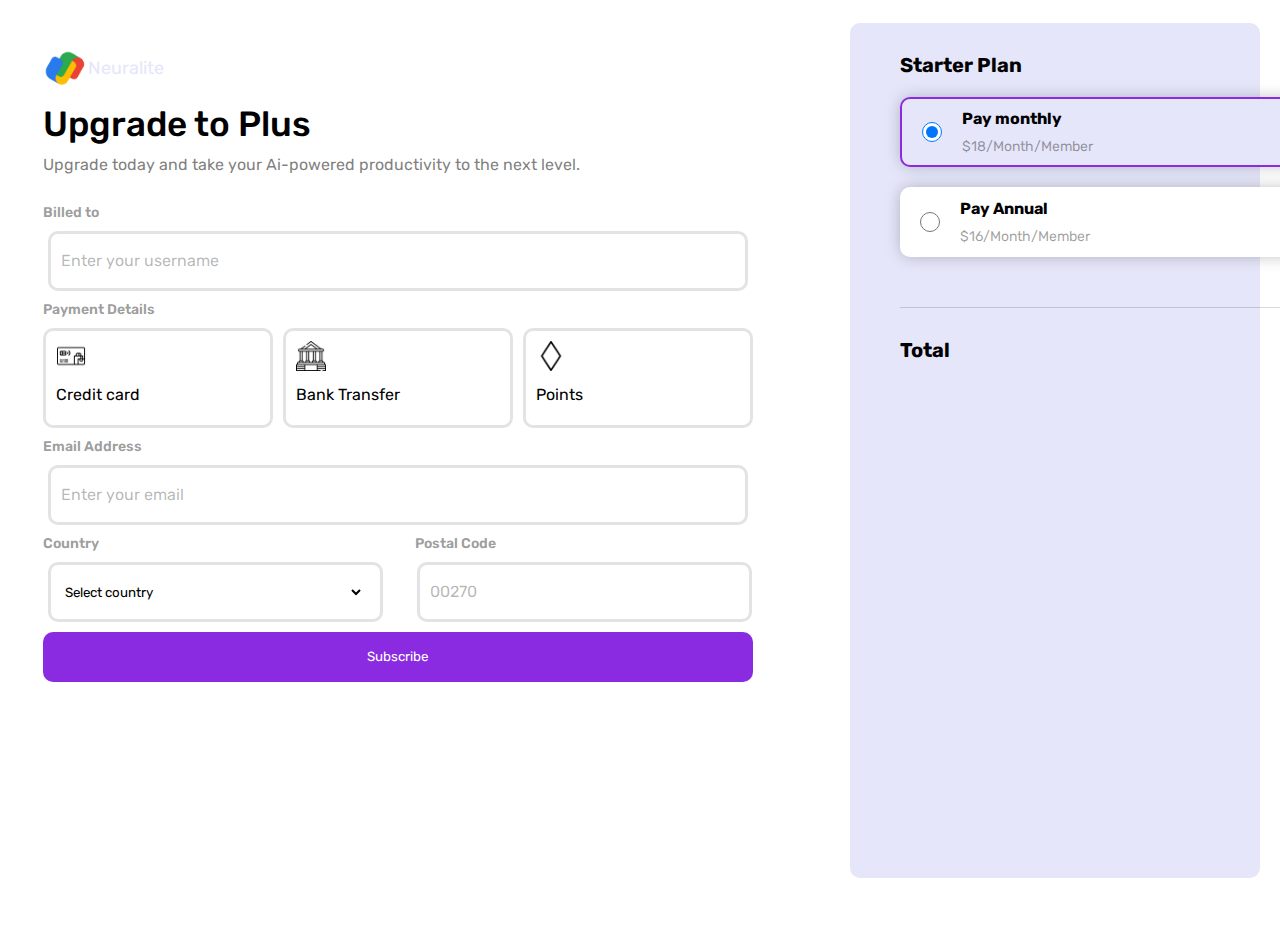
<file: index.html>
<!doctype html>
<html lang="en">
<head>
    <meta charset="UTF-8">
    <meta name="viewport"
          content="width=device-width, user-scalable=no, initial-scale=1.0, maximum-scale=1.0, minimum-scale=1.0">
    <meta http-equiv="X-UA-Compatible" content="ie=edge">
    <link rel="stylesheet" href="Css/style.css">
    <link rel="stylesheet" href="Css/rest.css">
    <link rel="preconnect" href="https://fonts.googleapis.com">
    <link rel="preconnect" href="https://fonts.gstatic.com" crossorigin>
    <link href="https://fonts.googleapis.com/css2?family=Rubik:ital,wght@0,300..900;1,300..900&display=swap" rel="stylesheet">
    <link rel="stylesheet" href="Db/Db.html">
    <title>Document</title>
</head>
<body>

<div class="sections">


<section id="left">
    <div class="w-700">

        <div class="logo">
            <img src="Img/Google.png" alt="">
            <h2>Neuralite</h2>
        </div>

        <div class="text">
            <h1>Upgrade to Plus</h1>
            <p>Upgrade today and take your Ai-powered productivity to the next level.</p>
        </div>

        <form id="f1">
            <h4>Billed to</h4>
            <input type="text" name="userName" placeholder="Enter your username" required>

            <h4>Payment Details</h4>
            <div class="buttons" id="buttons">
                <div id="change1">
                    <img src="Img/credit-card.png" alt="">
                    <p>Credit card</p>
                </div>
                <div id="change2">
                    <img src="Img/bank.png" alt="">
                    <p>Bank Transfer</p>
                </div>
                <div id="change3">
                    <img src="Img/rhombus.png" alt="">
                   <p>Points</p>
                </div>
            </div>

            <h4>Email Address</h4>
            <input type="email" name="userEmail" placeholder="Enter your email" required>

            <div class="spacing">
                <h4>Country</h4>
                <h4>Postal Code</h4>
            </div>
            <div class="inputs">

            <label>
                <select name="country">
                    <option value="">Select country</option>
                    <option value="Ukraine">Ukraine</option>
                    <option value="Brazil">Brazil</option>
                    <option value="German">German</option>
                    <option value="Finland">Finland</option>
                    <option value="OAE">OAE</option>
                </select>
            </label>

            <input id="code" type="number" name="postalCode" placeholder="00270" required>

            </div>

            <button class="submit_btn">Subscribe</button>
        </form>



    </div>
</section>
<section id="right">
    <div class="w-550">

        <h2>Starter Plan</h2>

        <div class="plans">

        <div id="plan1" class="plan">
            <input type="radio" name="0" id="checked1">
            <div class="text_right">
            <h3>Pay monthly</h3>
            <p>$18/Month/Member</p>
            </div>
        </div>

        <div id="plan2" class="plan">
            <input type="radio" name="0" id="checked2">
            <div class="text_right">
            <h3>Pay Annual</h3>
            <p>$16/Month/Member</p>
            </div>
        </div>

        </div>
        <div class="line"></div>

        <div class="prise">
        <h2>Total</h2>
        <h2 id="prise"></h2>
        </div>
    </div>
</section>

</div>


<script src="Js/main.js"></script>
</body>
</html>
</file>
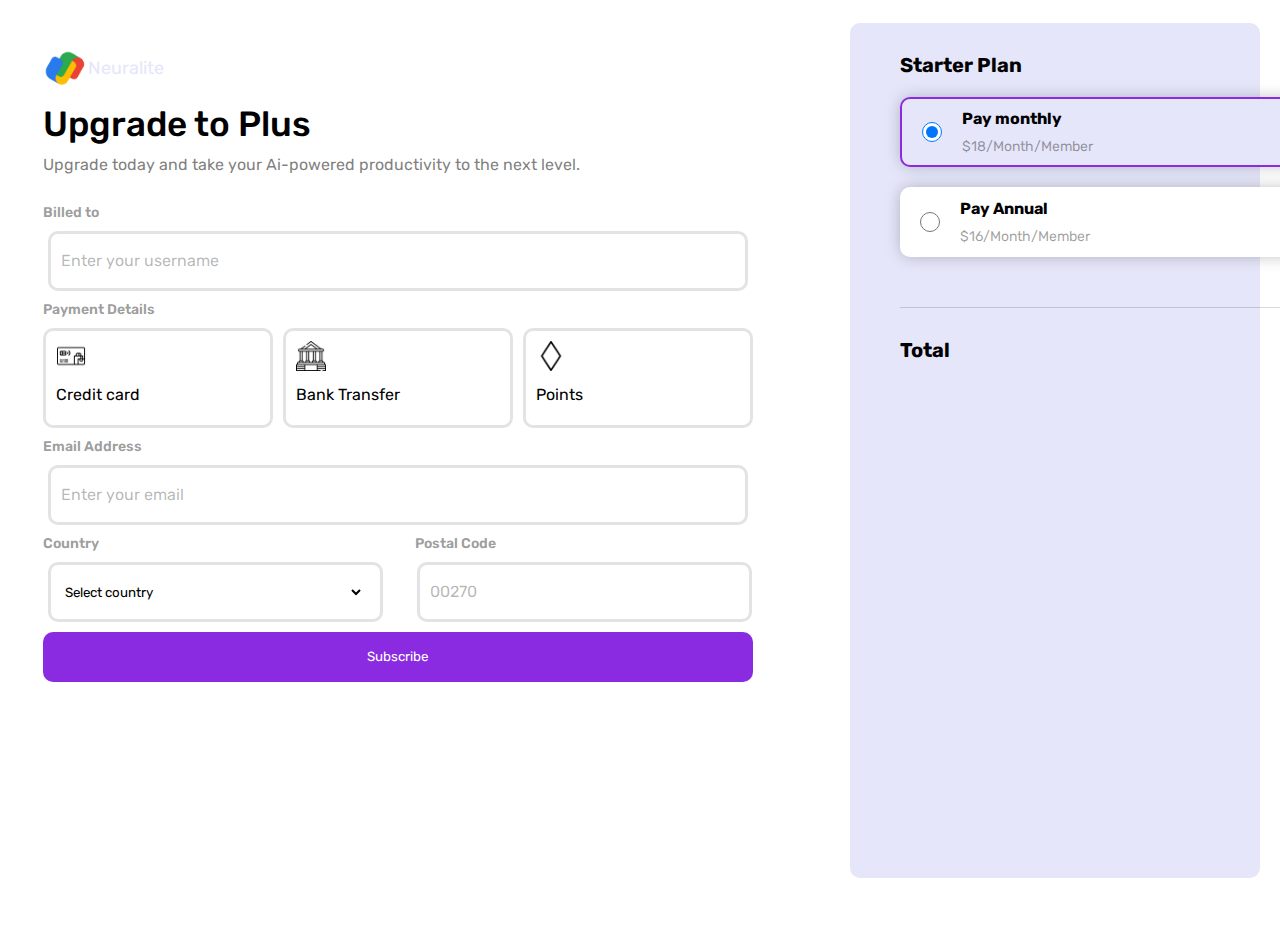
<file: Html/index.html>
<!doctype html>
<html lang="en">
<head>
    <meta charset="UTF-8">
    <meta name="viewport"
          content="width=device-width, user-scalable=no, initial-scale=1.0, maximum-scale=1.0, minimum-scale=1.0">
    <meta http-equiv="X-UA-Compatible" content="ie=edge">
    <link rel="stylesheet" href="../Css/style.css">
    <link rel="stylesheet" href="../Css/rest.css">
    <link rel="preconnect" href="https://fonts.googleapis.com">
    <link rel="preconnect" href="https://fonts.gstatic.com" crossorigin>
    <link href="https://fonts.googleapis.com/css2?family=Rubik:ital,wght@0,300..900;1,300..900&display=swap" rel="stylesheet">
    <link rel="stylesheet" href="Db.html">
    <title>Document</title>
</head>
<body>

<div class="sections">


<section id="left">
    <div class="w-700">

        <div class="logo">
            <img src="../Img/Google.png" alt="">
            <h2>Neuralite</h2>
        </div>

        <div class="text">
            <h1>Upgrade to Plus</h1>
            <p>Upgrade today and take your Ai-powered productivity to the next level.</p>
        </div>

        <form id="f1">
            <h4>Billed to</h4>
            <input type="text" name="userName" placeholder="Enter your username" required>

            <h4>Payment Details</h4>
            <div class="buttons" id="buttons">
                <div id="change1">
                    <img src="../Img/credit-card.png" alt="">
                    <p>Credit card</p>
                </div>
                <div id="change2">
                    <img src="../Img/bank.png" alt="">
                    <p>Bank Transfer</p>
                </div>
                <div id="change3">
                    <img src="../Img/rhombus.png" alt="">
                   <p>Points</p>
                </div>
            </div>

            <h4>Email Address</h4>
            <input type="email" name="userEmail" placeholder="Enter your email" required>

            <div class="spacing">
                <h4>Country</h4>
                <h4>Postal Code</h4>
            </div>
            <div class="inputs">

            <label>
                <select name="country">
                    <option value="">Select country</option>
                    <option value="Ukraine">Ukraine</option>
                    <option value="Brazil">Brazil</option>
                    <option value="German">German</option>
                    <option value="Finland">Finland</option>
                    <option value="OAE">OAE</option>
                </select>
            </label>

            <input id="code" type="number" name="postalCode" placeholder="00270" required>

            </div>

            <button class="submit_btn">Subscribe</button>
        </form>



    </div>
</section>
<section id="right">
    <div class="w-550">

        <h2>Starter Plan</h2>

        <div class="plans">

        <div id="plan1" class="plan">
            <input type="radio" name="0" id="checked1">
            <div class="text_right">
            <h3>Pay monthly</h3>
            <p>$18/Month/Member</p>
            </div>
        </div>

        <div id="plan2" class="plan">
            <input type="radio" name="0" id="checked2">
            <div class="text_right">
            <h3>Pay Annual</h3>
            <p>$16/Month/Member</p>
            </div>
        </div>

        </div>
        <div class="line"></div>

        <div class="prise">
        <h2>Total</h2>
        <h2 id="prise"></h2>
        </div>
    </div>
</section>

</div>


<script src="../Js/main.js"></script>
</body>
</html>
</file>
<file: Css/style.css>
.sections{
    width: 100%;
    height: 100vh;
    display: flex;
}
#left{
    width: 850px;
    height: 100%;
}
#right{
    position: relative;
    width: calc(100% - 870px);
    height: 95%;
    background-color: lavender;
    border-radius: 10px;
    margin-top: auto;
    margin-bottom: auto;
    margin-right: auto;
}
.w-700{
    width: 700px;
    height: 100%;
    margin-left: 5%;
}
.logo{
    display: flex;
    align-items: center;
    margin-top: 7%;
}
.logo img{
    width: 45px;
}
.logo h2{
    font-size: 18px;
    color: lavender;
    font-weight: 400;
}
.text{
    margin-top: 15px;
}
.text h1{
    font-size: 35px;
    font-weight: 500;
}
.text p{
    font-size: 16px;
    margin-top: 10px;
    color: rgba(110, 110, 110, 0.88);
}
/*form*/
form{
    margin-top: 30px;
}
form h4{
    color: rgba(0, 0, 0, 0.4);
    font-weight: 600;
    font-size: 14px;
    margin-bottom: 10px;
}
form input{
    margin-left: 5px;
    width: 100%;
    height: 60px;
    font-size: 16px;
    padding-left: 10px;
    border-radius: 10px;
    border: 3px solid rgba(0, 0, 0, 0.11);
    margin-bottom: 10px;
    font-family: "Rubik", sans-serif;
}
form input::placeholder{
    color: rgba(0, 0, 0, 0.29);
    font-family: "Rubik", sans-serif;
}
.inputs{
    display: flex;
    width: 710px;
}
.spacing{
    display: flex;
}
.spacing h4:first-child{
    padding-right: calc(48% - 20px);
}
form div input{
    margin-left: 5px;
    width: 48%;
    height: 60px;
    font-size: 16px;
    padding-left: 10px;
    border-radius: 10px;
    border: 3px solid rgba(0, 0, 0, 0.11);
    margin-bottom: 10px;
    font-family: "Rubik", sans-serif;
}
form div label{
    margin-left: 5px;
    width: 48%;
    height: 60px;
    font-size: 16px;
    padding-left: 10px;
    border-radius: 10px;
    border: 3px solid rgba(0, 0, 0, 0.11);
    margin-bottom: 10px;
    margin-right: 4%;
    font-family: "Rubik", sans-serif;
    cursor: pointer;
}
form label select{
    border: none;
    width: 95%;
    background: none;
    height: 55px;
    cursor: pointer;
    font-family: "Rubik", sans-serif;
}
form label select option{
    cursor: pointer;
    font-family: "Rubik", sans-serif;
}
.buttons{
    display: flex;
    width: 710px;
    margin-bottom: 10px;
}
.buttons img{
    height: 30px;
    margin-left: 10px;
    margin-top: 10px;
}
.buttons p{
    margin-top: 10px;
    margin-left: 10px;
}
.buttons div{
    height: 100px;
    width: 400px;
    margin-right: 10px;
    border: 3px solid rgba(0, 0, 0, 0.11);
    border-radius: 10px;
    cursor: pointer;
}
.buttons div:last-child{
    margin-right: 0;
}
.submit_btn{
    width: 710px;
    height: 50px;
    background-color: blueviolet;
    border-radius: 10px;
    color: white;
    font-family: "Rubik", sans-serif;
}
.active{
    border: 3px solid blueviolet;
}

.w-550{
    width: 550px;
    height: 100%;
    margin-left: 50px;
}
.plans{
    margin-top: 20px;
}
.plans .plan{
    width: 100%;
    height: 70px;
    background-color: white;
    border-radius: 10px;
    display: flex;
    align-items: center;
    cursor: pointer;
    -webkit-box-shadow: 0px 0px 16px -1px rgba(0,0,0,0.46);
    -moz-box-shadow: 0px 0px 16px -1px rgba(0, 0, 0, 0.27);
    box-shadow: 0px 0px 16px -1px rgba(0, 0, 0, 0.26);
}
.plan input{
    margin-left: 20px;
    margin-right: 20px;
    height: 20px;
    width: 20px;
    cursor: pointer;
}
.plans div:first-child{
    margin-bottom: 20px;
}
.text_right p{
    color: rgba(0, 0, 0, 0.38);
    font-size: 14px;
    margin-top: 10px;
}
.text_right h3{
    font-size: 16px;
}
#right h2{
    margin-top: 30px;
    font-size: 20px;
}
.line{
    width: 100%;
    height: 1px;
    background-color: rgba(0, 0, 0, 0.15);
    margin-top: 50px;
}
.prise{
    display: flex;
    justify-content: space-between;
}
</file>
<file: Css/rest.css>
/* Reset CSS */
* {
    margin: 0;
    padding: 0;
    box-sizing: border-box;
}

html, body {
    height: 100%;
    font-family: "Rubik", sans-serif;
}

a {
    text-decoration: none;
    color: inherit;
}

ul, ol {
    list-style: none;
}
table {
    border-collapse: collapse;
    border-spacing: 0;
}
button {
    border: none;
    background: none;
    cursor: pointer;
}
img {
    max-width: 100%;
    height: auto;
}
</file>
